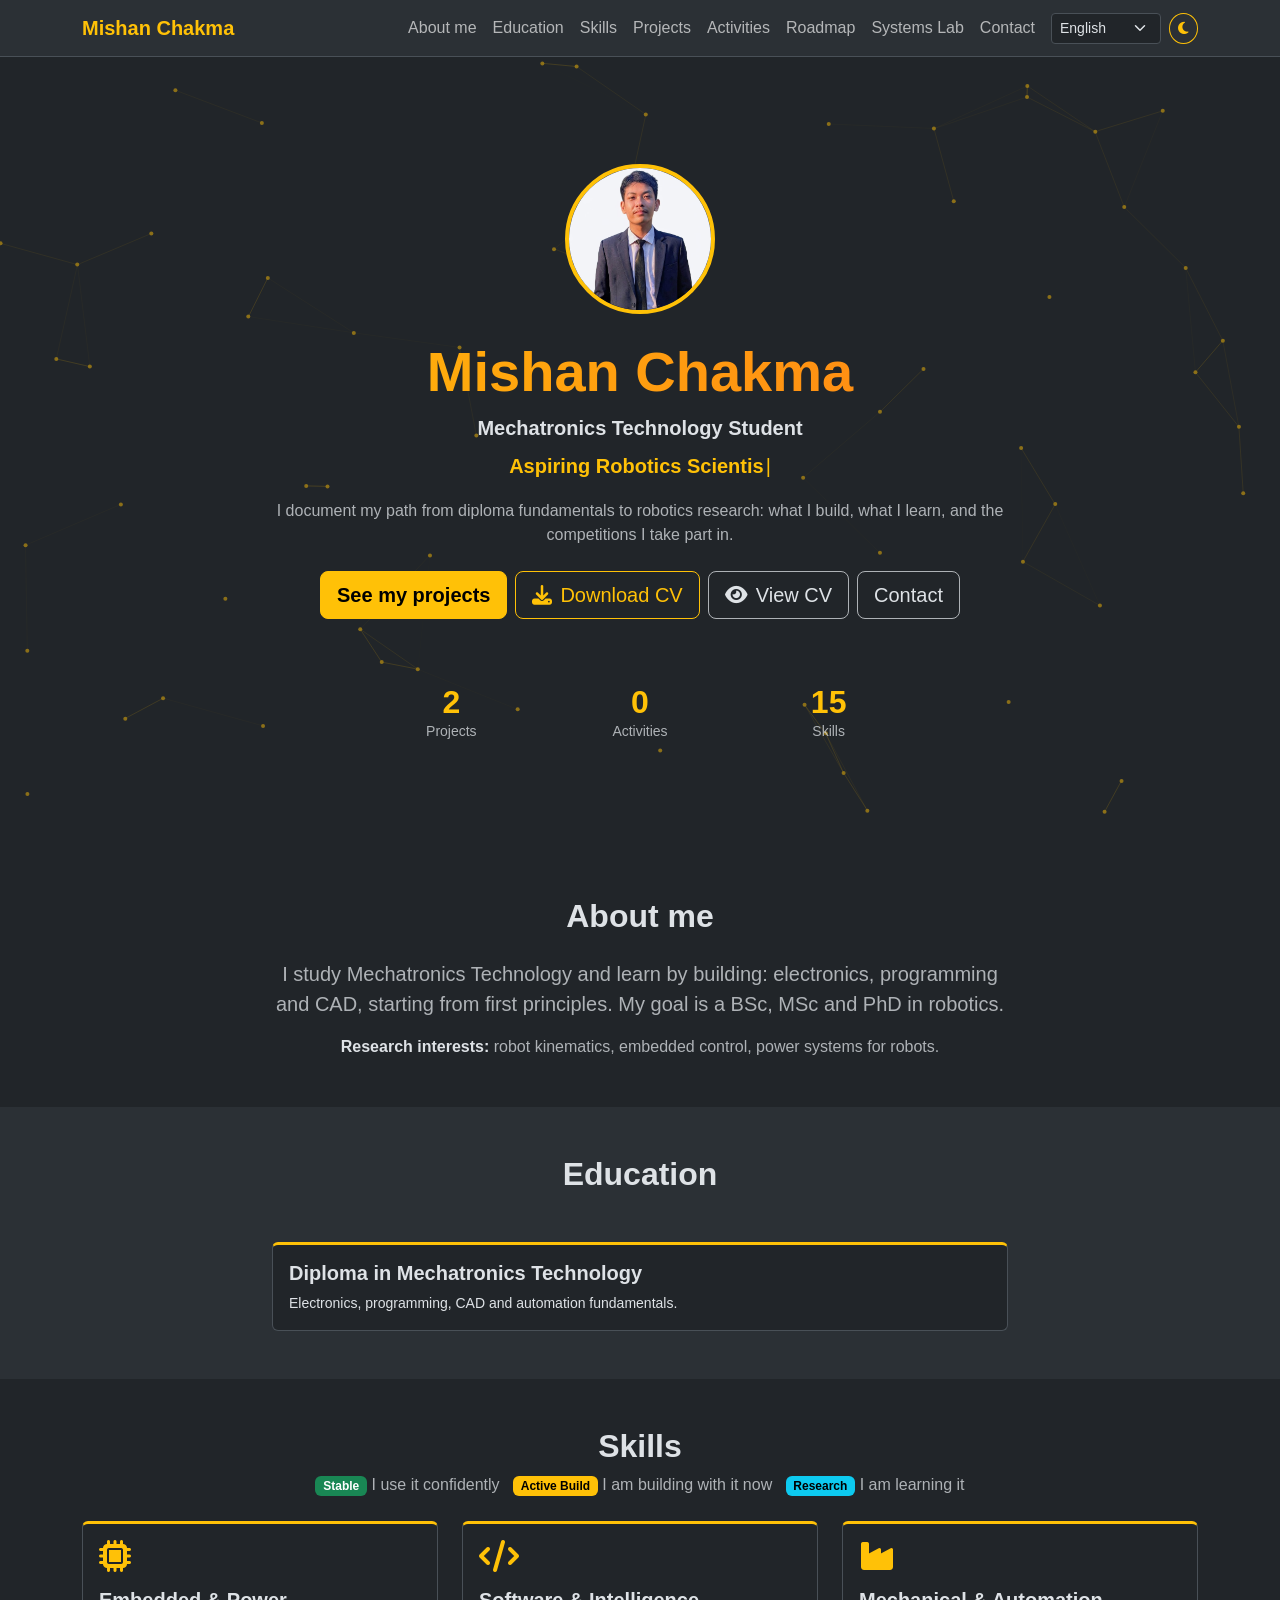
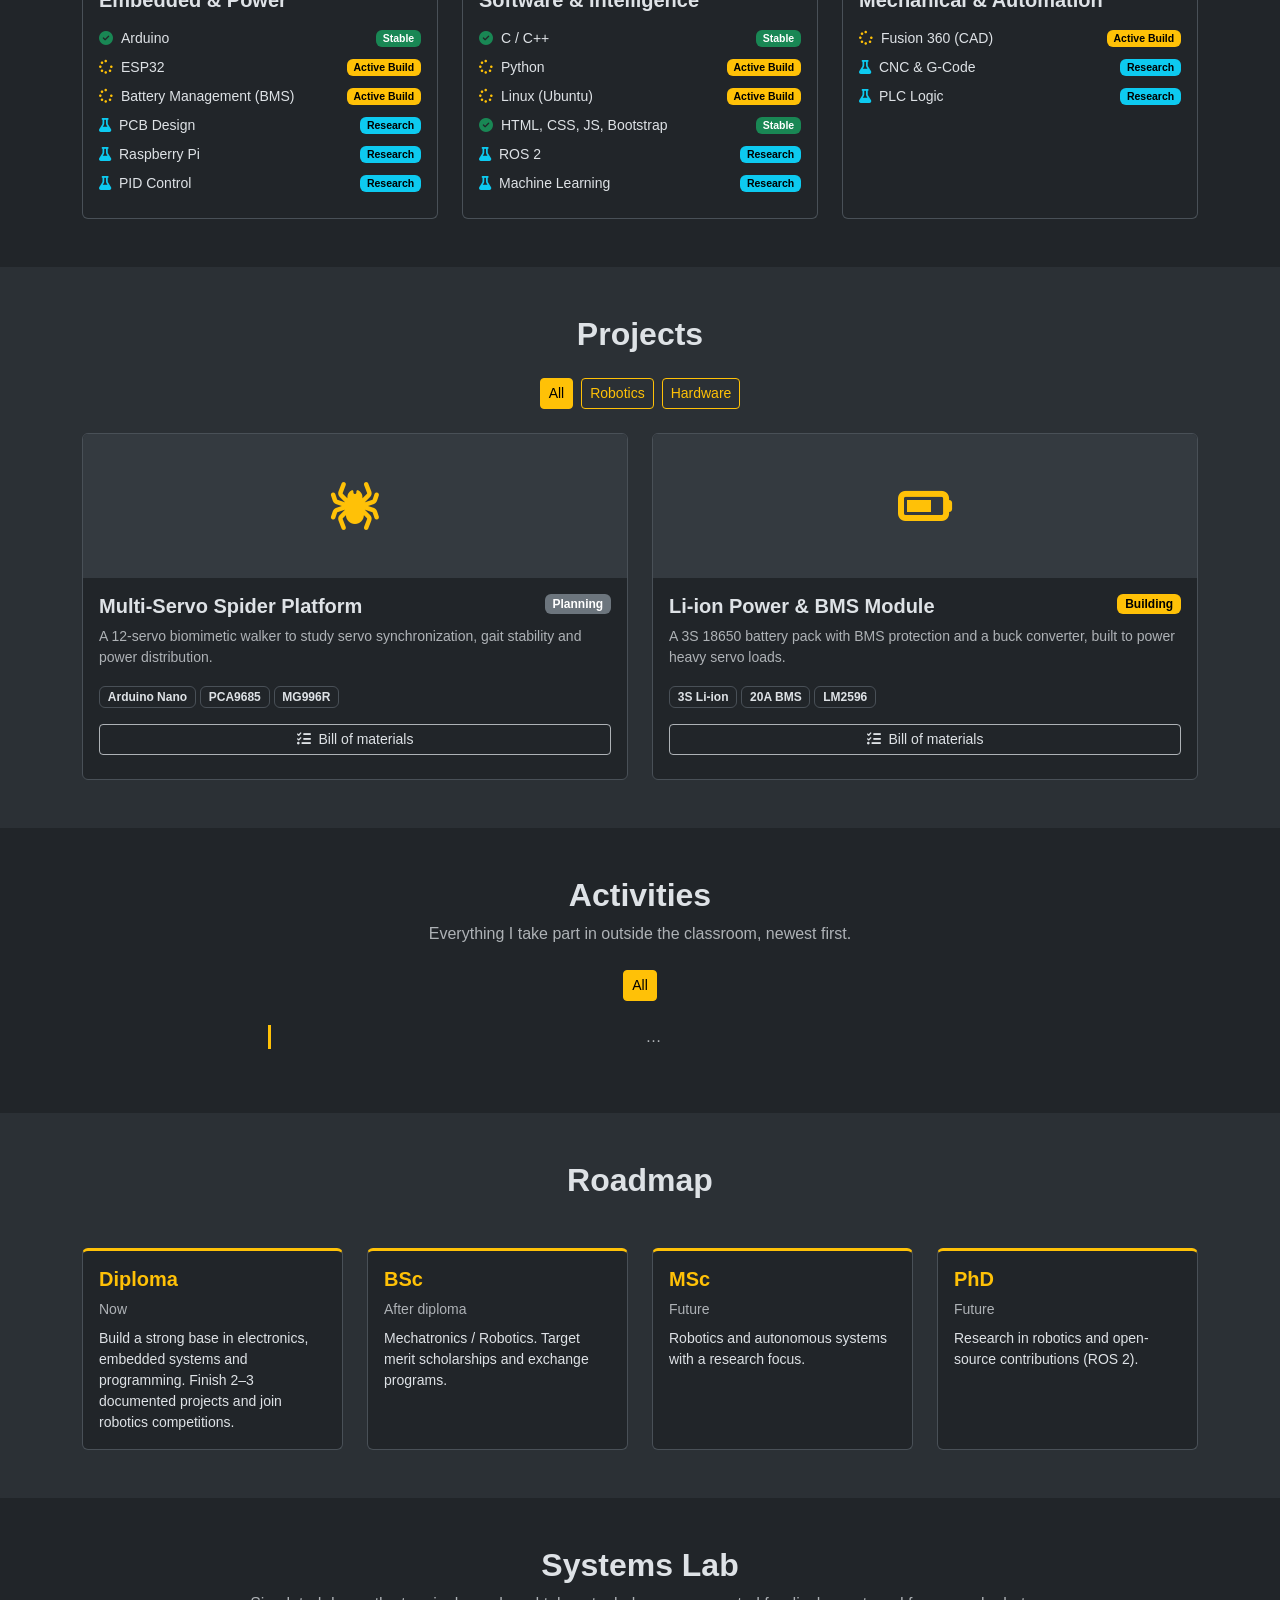
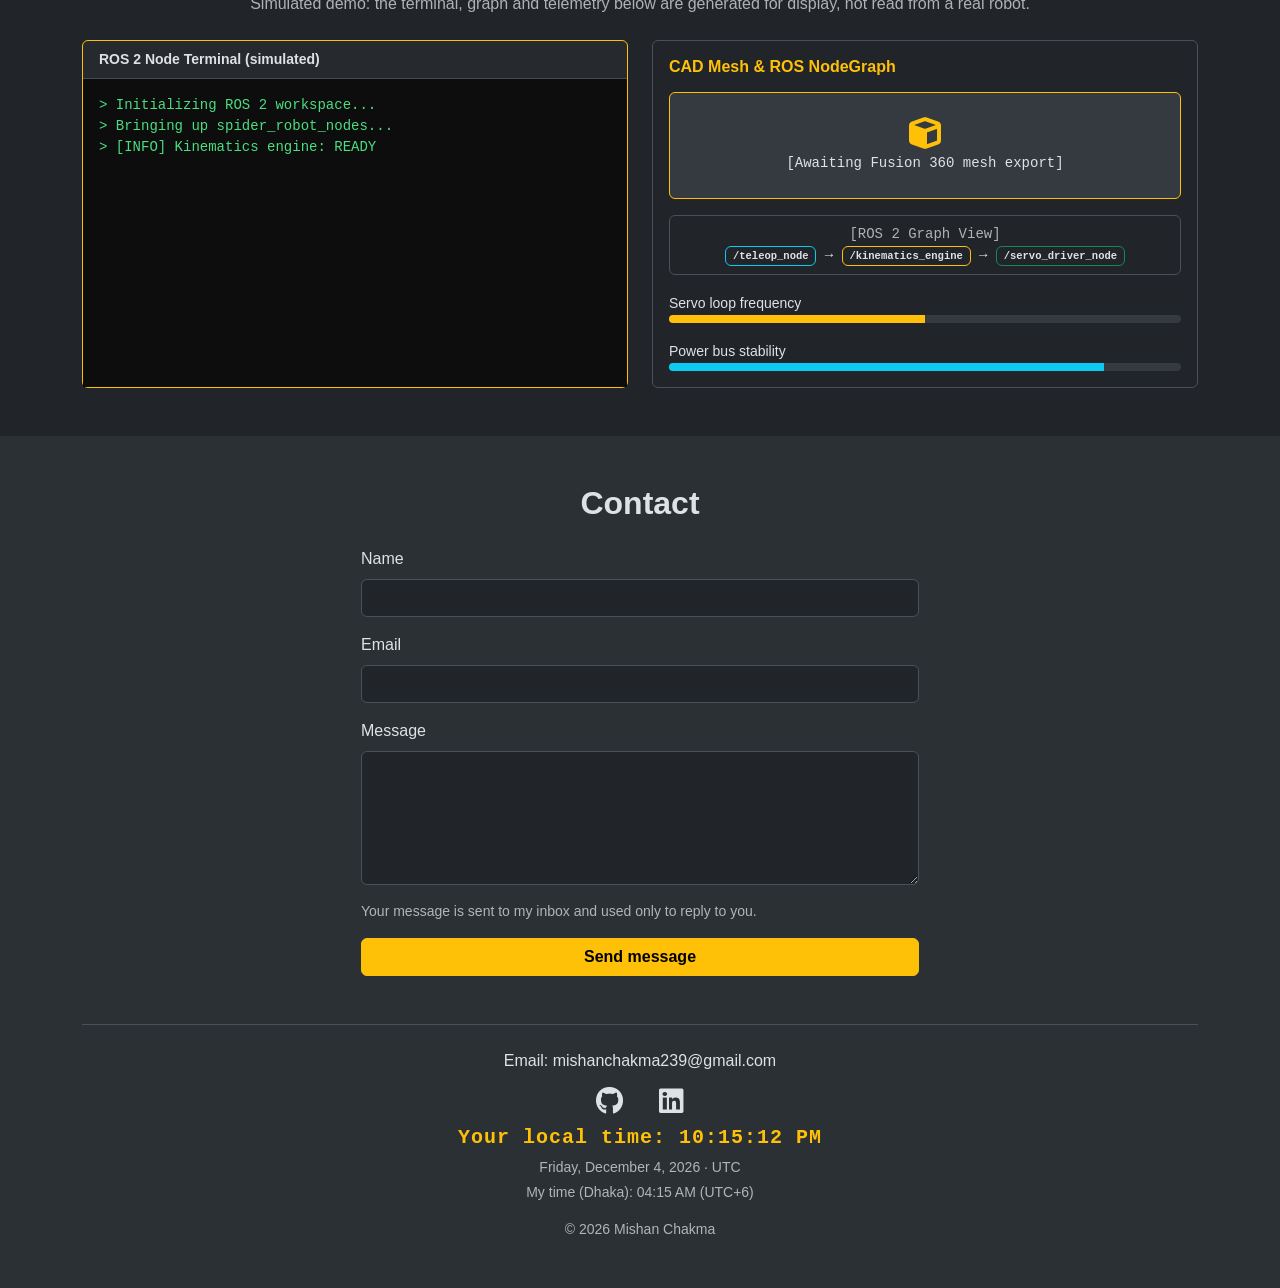
<file: frontend/index.html>
<!DOCTYPE html>
<html lang="en" data-bs-theme="dark">
<head>
  <meta charset="UTF-8">
  <meta name="viewport" content="width=device-width, initial-scale=1.0">
  <title>Mishan Chakma | Mechatronics Portfolio</title>
  <meta name="description" content="Portfolio of Mishan Chakma, a mechatronics diploma student working on embedded systems, robotics and automation.">
  <meta property="og:title" content="Mishan Chakma | Mechatronics Portfolio">
  <meta property="og:description" content="Education, projects, competitions and skills of a mechatronics student.">
  <meta property="og:type" content="website">
  <meta property="og:url" content="https://YOUR-DOMAIN/">
  <meta property="og:image" content="https://YOUR-DOMAIN/frontend/image/profile.jpeg">
  <meta name="twitter:card" content="summary">
  <link rel="canonical" href="https://YOUR-DOMAIN/">
  <meta name="referrer" content="strict-origin-when-cross-origin">
  <script type="application/ld+json">{"@context":"https://schema.org","@type":"Person","name":"Mishan Chakma","jobTitle":"Mechatronics Technology student","url":"https://YOUR-DOMAIN/","address":{"@type":"PostalAddress","addressLocality":"Dhaka","addressCountry":"BD"},"sameAs":["https://github.com/Mishanchakma","https://www.linkedin.com/in/mishan-chakma-9a454428a/"]}</script>
  <meta http-equiv="Content-Security-Policy" content="default-src 'self'; script-src 'self' https://cdn.jsdelivr.net; style-src 'self' 'unsafe-inline' https://cdn.jsdelivr.net https://cdnjs.cloudflare.com; font-src 'self' https://cdnjs.cloudflare.com; img-src 'self' data: https: http://localhost:* http://127.0.0.1:*; connect-src 'self' https: http://localhost:* http://127.0.0.1:*; object-src 'none'; base-uri 'self'; form-action 'self' https://formspree.io">
  <link rel="icon" href="data:image/svg+xml,<svg xmlns='http://www.w3.org/2000/svg' viewBox='0 0 100 100'><text y='.9em' font-size='90'>🤖</text></svg>">
  <link href="https://cdn.jsdelivr.net/npm/bootstrap@5.3.3/dist/css/bootstrap.min.css" rel="stylesheet">
  <link rel="stylesheet" href="https://cdnjs.cloudflare.com/ajax/libs/font-awesome/6.5.1/css/all.min.css">
  <link rel="stylesheet" href="style.css">
</head>
<body data-bs-spy="scroll" data-bs-target="#mainNav" data-bs-root-margin="0px 0px -60%" tabindex="0">

<div id="progress"></div>
<button id="to-top" aria-label="Back to top"><i class="fa-solid fa-arrow-up"></i></button>

<nav id="mainNav" class="navbar navbar-expand-xl bg-body-tertiary sticky-top border-bottom">
  <div class="container">
    <a class="navbar-brand fw-bold text-accent" href="#home" id="brand-name">Mishan Chakma</a>
    <button class="navbar-toggler" type="button" data-bs-toggle="collapse" data-bs-target="#navMenu" aria-label="Open menu"><span class="navbar-toggler-icon"></span></button>
    <div class="collapse navbar-collapse" id="navMenu">
      <ul class="navbar-nav ms-auto align-items-lg-center">
        <li class="nav-item"><a class="nav-link" href="#about" data-i18n="about">About</a></li>
        <li class="nav-item"><a class="nav-link" href="#education" data-i18n="education">Education</a></li>
        <li class="nav-item"><a class="nav-link" href="#skills" data-i18n="skills">Skills</a></li>
        <li class="nav-item"><a class="nav-link" href="#projects" data-i18n="projects">Projects</a></li>
        <li class="nav-item"><a class="nav-link" href="#activities" data-i18n="activities">Activities</a></li>
        <li class="nav-item"><a class="nav-link" href="#roadmap" data-i18n="roadmap">Roadmap</a></li>
        <li class="nav-item"><a class="nav-link" href="#lab" data-i18n="lab">Lab Demo</a></li>
        <li class="nav-item"><a class="nav-link" href="#contact" data-i18n="contact">Contact</a></li>
        <li class="nav-item ms-lg-2 mt-2 mt-lg-0"><select id="lang-select" class="form-select form-select-sm" aria-label="Language"><option value="en">English</option><option value="de">Deutsch</option><option value="bn">বাংলা</option><option value="hi">हिन्दी</option><option value="fr">Français</option><option value="zh">中文</option><option value="ja">日本語</option><option value="ko">한국어</option></select></li>
        <li class="nav-item ms-lg-2 mt-2 mt-lg-0">
          <button id="theme-toggle" class="btn btn-outline-warning btn-sm rounded-circle" aria-label="Switch dark or light theme"><i class="fa-solid fa-moon"></i></button>
        </li>
      </ul>
    </div>
  </div>
</nav>

<header id="home" class="hero d-flex align-items-center position-relative overflow-hidden">
  <canvas id="bg-canvas" aria-hidden="true"></canvas>
  <div class="container text-center position-relative">
    <div id="avatar-wrap" class="mb-4"></div>
    <h1 id="hero-name" class="display-4 fw-bold grad">Mishan Chakma</h1>
    <p id="hero-sub" class="lead fw-semibold mb-2" data-i18n="heroSub">Mechatronics Technology Student</p>
    <p class="lead text-accent fw-semibold typing-line"><span id="typing-text"></span></p>
    <p id="hero-desc" class="mx-auto col-md-8 text-body-secondary" data-i18n="heroDesc">I document my path from diploma fundamentals to robotics research: what I build, what I learn, and the competitions I take part in.</p>
    <div class="mt-4 d-flex flex-wrap gap-2 justify-content-center">
      <a href="#projects" class="btn btn-warning btn-lg fw-bold" data-i18n="btnProj">See my projects</a>
      <a id="cv-link" href="assets/Mishan_Chakma_CV.pdf" class="btn btn-outline-warning btn-lg" download><i class="fa-solid fa-download me-2"></i><span data-i18n="btnCv">Download CV</span></a>
      <a id="cv-view" href="assets/Mishan_Chakma_CV.pdf" target="_blank" rel="noopener" class="btn btn-outline-secondary btn-lg"><i class="fa-solid fa-eye me-2"></i><span data-i18n="btnCvView">View CV</span></a>
      <a href="#contact" class="btn btn-outline-secondary btn-lg" data-i18n="contact">Contact</a>
    </div>
    <div class="row justify-content-center mt-5 g-3"><div class="col-4 col-md-2"><div class="h2 fw-bold text-accent mb-0" data-count="projects">0</div><div class="small text-body-secondary" data-i18n="projects">Projects</div></div><div class="col-4 col-md-2"><div class="h2 fw-bold text-accent mb-0" data-count="activities">0</div><div class="small text-body-secondary" data-i18n="activities">Activities</div></div><div class="col-4 col-md-2"><div class="h2 fw-bold text-accent mb-0" data-count="skills">0</div><div class="small text-body-secondary" data-i18n="skills">Skills</div></div></div>
  </div>
</header>

<main id="main">
<section id="about" class="py-5">
  <div class="container">
    <h2 class="text-center fw-bold mb-4" data-i18n="about">About me</h2>
    <div class="col-md-8 mx-auto text-center text-body-secondary fs-5">
      <p id="about-text" data-i18n="aboutText">I study Mechatronics Technology and learn by building: electronics, programming and CAD, starting from first principles. My goal is a BSc, MSc and PhD in robotics, and this site is the record of that journey.</p>
      <p class="fs-6 mb-0"><strong class="text-body"><span data-i18n="researchLbl">Research interests</span>:</strong> <span id="research">robot kinematics, embedded control, power systems for robots.</span></p>
    </div>
  </div>
</section>

<section id="education" class="py-5 bg-body-tertiary">
  <div class="container">
    <h2 class="text-center fw-bold mb-5" data-i18n="education">Education</h2>
    <div id="education-list" class="row g-4 justify-content-center"></div>
  </div>
</section>

<section id="skills" class="py-5">
  <div class="container">
    <h2 class="text-center fw-bold mb-2" data-i18n="skills">Skills</h2>
    <p class="text-center text-body-secondary mb-4">
      <span class="badge text-bg-success">Stable</span> <span data-i18n="legStable">I use it confidently</span> &nbsp;
      <span class="badge text-bg-warning">Active Build</span> <span data-i18n="legActive">I am building with it now</span> &nbsp;
      <span class="badge text-bg-info">Research</span> <span data-i18n="legResearch">I am learning it</span>
    </p>
    <div id="skills-grid" class="row g-4"></div>
  </div>
</section>

<section id="projects" class="py-5 bg-body-tertiary">
  <div class="container">
    <h2 class="text-center fw-bold mb-4" data-i18n="projects">Projects</h2>
    <div id="project-filters" class="d-flex flex-wrap justify-content-center gap-2 mb-4"></div>
    <div id="projects-grid" class="row g-4"></div>
  </div>
</section>

<section id="activities" class="py-5">
  <div class="container">
    <h2 class="text-center fw-bold mb-2" data-i18n="activities">Activities</h2>
    <p class="text-center text-body-secondary mb-4" data-i18n="actSub">Everything I take part in outside the classroom, newest first.</p>
    <div id="activity-filters" class="d-flex flex-wrap justify-content-center gap-2 mb-4"></div>
    <div id="activity-timeline" class="timeline col-lg-8 mx-auto"></div>
  </div>
</section>

<section id="roadmap" class="py-5 bg-body-tertiary">
  <div class="container">
    <h2 class="text-center fw-bold mb-5" data-i18n="roadmap">Roadmap</h2>
    <div id="roadmap-list" class="row g-4"></div>
  </div>
</section>

<section id="lab" class="py-5">
  <div class="container">
    <h2 class="text-center fw-bold mb-2" data-i18n="lab">Systems Lab</h2>
    <p id="lab-note" class="text-center text-body-secondary mb-4">Simulated demo: the terminal, graph and telemetry below are generated for display, not read from a real robot.</p>
    <div class="row g-4">
      <div class="col-md-6"><div class="card h-100 border-warning d-flex flex-column"><div class="card-header small fw-bold">ROS 2 Node Terminal (simulated)</div>
        <div id="terminal-output" class="p-3 font-monospace small" role="log" aria-live="off">&gt; Initializing ROS 2 workspace...<br>&gt; Bringing up spider_robot_nodes...<br>&gt; [INFO] Kinematics engine: READY</div></div></div>
      <div class="col-md-6"><div class="card h-100"><div class="card-body">
        <h3 class="h6 fw-bold text-accent mb-3">CAD Mesh &amp; ROS NodeGraph</h3>
        <div class="text-center py-4 mb-3 border border-warning rounded bg-body-secondary"><i class="fa-solid fa-cube fa-2x fa-spin text-accent mb-1"></i><p id="lab-cad" class="small m-0 font-monospace">[Awaiting Fusion 360 mesh export]</p></div>
        <div id="lab-nodes" class="p-2 border rounded font-monospace small text-center mb-3"><span class="text-body-secondary">[ROS 2 Graph View]</span><br>
          <span class="badge border border-info text-body">/teleop_node</span> &rarr; <span class="badge border border-warning text-body">/kinematics_engine</span> &rarr; <span class="badge border border-success text-body">/servo_driver_node</span></div>
        <small id="servo-label">Servo loop frequency</small><div class="progress mb-3" style="height:8px"><div id="servo-bar" class="progress-bar bg-warning" style="width:50%"></div></div>
        <small id="power-label">Power bus stability</small><div class="progress" style="height:8px"><div id="power-bar" class="progress-bar bg-info" style="width:85%"></div></div>
      </div></div></div>
    </div>
  </div>
</section>

<section id="contact" class="py-5 bg-body-tertiary">
  <div class="container">
    <h2 class="text-center fw-bold mb-4" data-i18n="contact">Contact</h2>
    <div class="col-md-6 mx-auto">
      <div id="form-alert" class="alert d-none" role="alert"></div>
      <form id="contact-form" action="https://formspree.io/f/xjgdqpjk" method="POST">
        <input type="text" name="website" tabindex="-1" autocomplete="off" class="d-none" aria-hidden="true">
        <div class="mb-3"><label for="c-name" class="form-label" data-i18n="name">Name</label><input id="c-name" type="text" name="name" class="form-control" required></div>
        <div class="mb-3"><label for="c-email" class="form-label" data-i18n="email">Email</label><input id="c-email" type="email" name="email" class="form-control" required></div>
        <div class="mb-3"><label for="c-msg" class="form-label" data-i18n="msg">Message</label><textarea id="c-msg" name="message" rows="5" class="form-control" required></textarea></div>
        <p class="small text-body-secondary" data-i18n="privacy">Your message is sent to my inbox and used only to reply to you.</p>
        <button type="submit" id="form-submit-btn" class="btn btn-warning fw-bold w-100" data-i18n="send">Send message</button>
      </form>
    </div>
    <div class="text-center mt-5 pt-4 border-top">
      <p id="contact-email" class="mb-2"></p>
      <a id="gh-link" href="#" target="_blank" rel="noopener" class="fs-3 mx-3 text-body" aria-label="GitHub"><i class="fa-brands fa-github"></i></a>
      <a id="in-link" href="#" target="_blank" rel="noopener" class="fs-3 mx-3 text-body" aria-label="LinkedIn"><i class="fa-brands fa-linkedin"></i></a>
      <div class="fw-mono text-accent fs-5 fw-bold mb-1"><span data-i18n="yourTime">Your local time</span>: <span id="live-time">--:--:--</span></div><div class="small text-body-secondary" id="live-date"></div><div class="small text-body-secondary mt-1"><span data-i18n="myTime">My time (Dhaka)</span>: <span id="owner-time">--:--</span></div><p class="mt-3 mb-0 text-body-secondary small">&copy; 2026 <span id="footer-name">Mishan Chakma</span></p>
    </div>
  </div>
</section>
</main>

<script src="https://cdn.jsdelivr.net/npm/bootstrap@5.3.3/dist/js/bootstrap.bundle.min.js"></script>
<script src="config.js"></script>
<script src="lang.js"></script>
<script src="data.js"></script>
<script src="script.js"></script>
</body>
</html>
</file>
<file: frontend/style.css>
:root { --accent: #ffc107; }
[data-bs-theme="light"] { --accent: #8a5d00; }

html { scroll-behavior: smooth; scroll-padding-top: 70px; }
body { font-family: 'Segoe UI', Tahoma, Geneva, Verdana, sans-serif; }

.text-accent { color: var(--accent) !important; }
.navbar-nav .nav-link.active { color: var(--accent); font-weight: 600; }

.btn-outline-warning {
  --bs-btn-color: var(--accent); --bs-btn-border-color: var(--accent);
  --bs-btn-hover-bg: #ffc107; --bs-btn-hover-border-color: #ffc107; --bs-btn-hover-color: #000;
  --bs-btn-active-bg: #ffc107; --bs-btn-active-border-color: #ffc107; --bs-btn-active-color: #000;
}

.hero { min-height: 88vh; }
.avatar { width: 150px; height: 150px; object-fit: cover; border-radius: 50%; border: 4px solid #ffc107; background: var(--bs-secondary-bg); }

.card { border-color: var(--bs-border-color); }
.card.accent-top { border-top: 3px solid #ffc107; }

.fade-in { opacity: 0; transform: translateY(24px); transition: opacity .6s ease, transform .6s ease; }
.fade-in.in { opacity: 1; transform: none; }

.timeline { border-left: 3px solid #ffc107; padding-left: 1.5rem; }
.timeline-item { position: relative; margin-bottom: 1.5rem; }
.timeline-item::before { content: ""; position: absolute; left: -1.95rem; top: .45rem; width: 12px; height: 12px; border-radius: 50%; background: #ffc107; }

#terminal-output { background: #0d0d0d; color: #4ade80; flex: 1 1 0; min-height: 220px; overflow-y: auto; line-height: 1.5; }

a:focus-visible, button:focus-visible, input:focus-visible, textarea:focus-visible { outline: 3px solid #ffc107; outline-offset: 2px; }

@media (prefers-reduced-motion: reduce) {
  html { scroll-behavior: auto; }
  .fade-in { opacity: 1; transform: none; transition: none; }
  .fa-spin { animation: none; }
}

/* ---- extra animations & restored features ---- */
.fw-mono { font-family: 'Courier New', monospace; letter-spacing: 1px; }
#progress { position: fixed; top: 0; left: 0; right: 0; height: 3px; background: #ffc107; transform: scaleX(0); transform-origin: left; z-index: 2000; }
#to-top { position: fixed; right: 18px; bottom: 18px; width: 44px; height: 44px; border-radius: 50%; border: 0; background: #ffc107; color: #000; opacity: 0; pointer-events: none; transform: translateY(12px); transition: .3s; z-index: 1500; }
#to-top.show { opacity: 1; pointer-events: auto; transform: none; }
#bg-canvas { position: absolute; inset: 0; width: 100%; height: 100%; opacity: .6; }
.grad { background: linear-gradient(90deg, var(--g1), var(--g2), var(--g1)); background-size: 200% 100%; -webkit-background-clip: text; background-clip: text; color: transparent; animation: shine 6s linear infinite; }
:root { --g1: #ffc107; --g2: #ff7a18; }
[data-bs-theme="light"] { --g1: #8a5d00; --g2: #c2410c; }
@keyframes shine { to { background-position: -200% 0; } }
.avatar { animation: ring 3s ease-in-out infinite; }
@keyframes ring { 0%,100% { box-shadow: 0 0 0 0 rgba(255,193,7,.5); } 50% { box-shadow: 0 0 0 14px rgba(255,193,7,0); } }
.tilt { transition: transform .25s ease, box-shadow .25s ease; will-change: transform; }
.tilt.tilting { box-shadow: 0 12px 28px rgba(255,193,7,.25); }
#theme-toggle.spin i { display: inline-block; animation: spin .5s ease; }
@keyframes spin { from { transform: rotate(-180deg) scale(.4); } to { transform: none; } }
.btn-warning, .btn-outline-warning { transition: transform .2s ease, box-shadow .2s ease; }
.btn-warning:hover { transform: translateY(-2px); box-shadow: 0 6px 16px rgba(255,193,7,.35); }
#lang-select { min-width: 110px; }
@media (prefers-reduced-motion: reduce) { .grad, .avatar, #theme-toggle.spin i { animation: none; } .grad { color: var(--g1); background: none; } .tilt { transition: none; } }

.typing-line { min-height: 1.6em; }
.typing-cursor::after { content: "|"; margin-left: 2px; font-weight: 300; animation: blink 1s steps(1) infinite; }
@keyframes blink { 50% { opacity: 0; } }
@media (prefers-reduced-motion: reduce) { .typing-cursor::after { animation: none; } }
@media (max-width: 575px) { .typing-line { min-height: 3.2em; } }
.btn-outline-secondary { --bs-btn-color: var(--bs-body-color); --bs-btn-border-color: var(--bs-secondary-color); --bs-btn-hover-bg: var(--bs-body-color); --bs-btn-hover-color: var(--bs-body-bg); --bs-btn-hover-border-color: var(--bs-body-color); --bs-btn-active-bg: var(--bs-body-color); --bs-btn-active-color: var(--bs-body-bg); }
</file>
